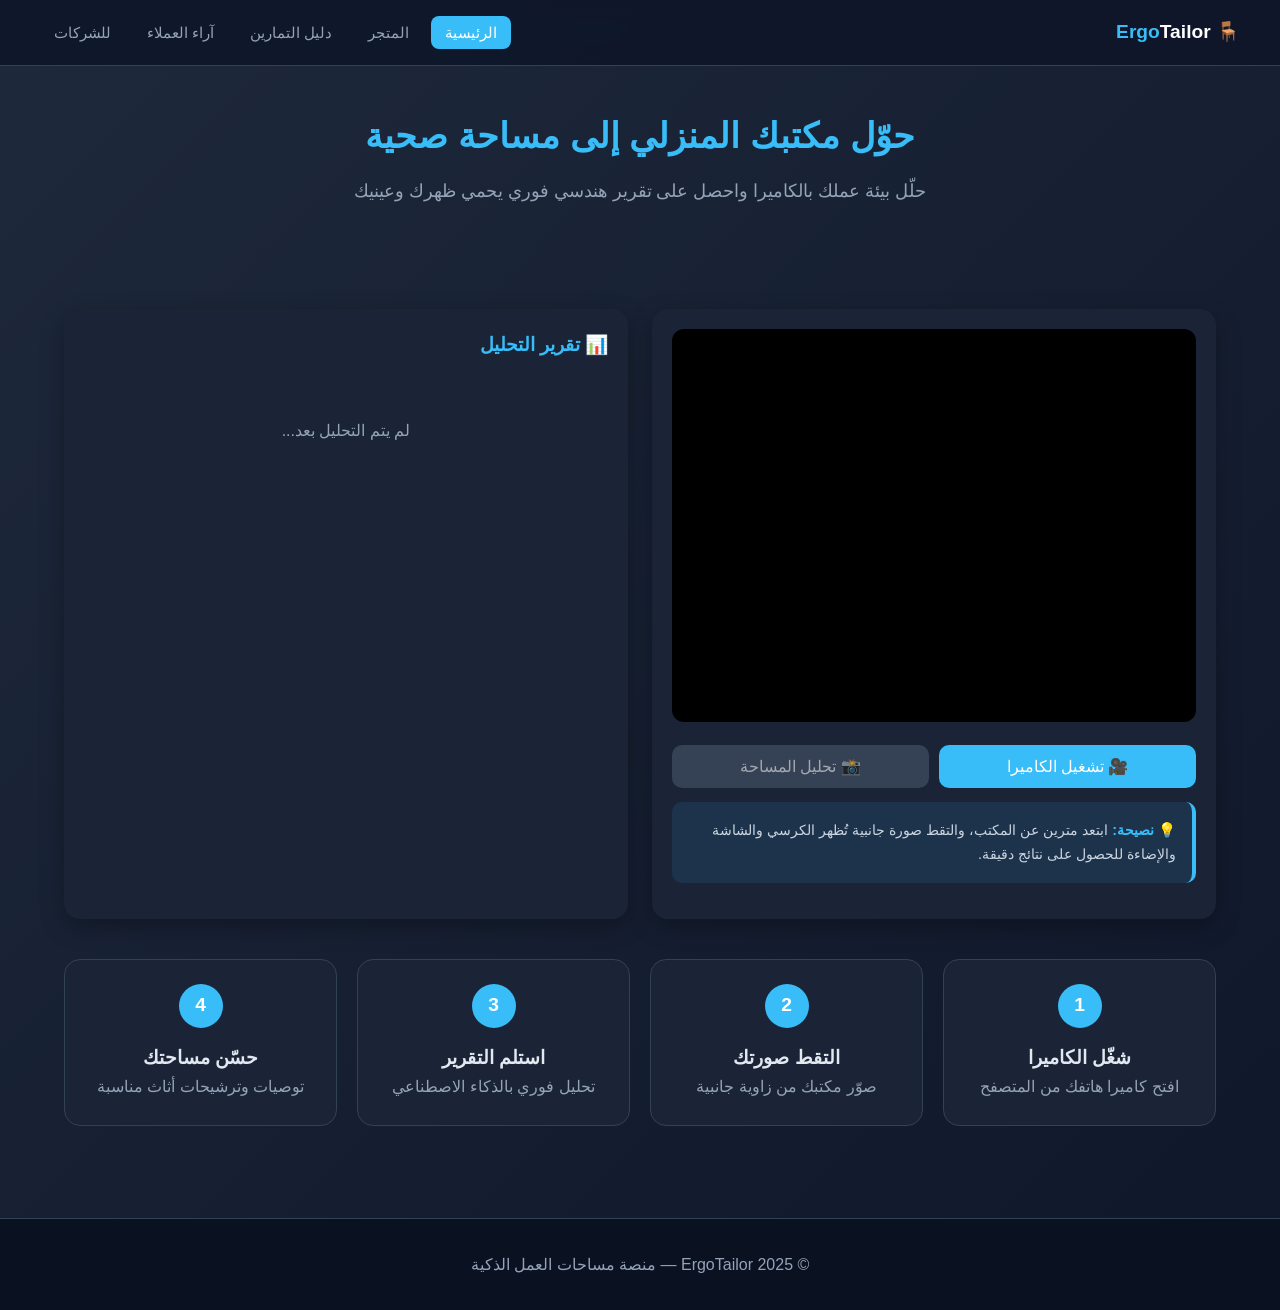
<file: index.html>
<!DOCTYPE html>
<html lang="ar" dir="rtl">
<head>
  <meta charset="UTF-8" />
  <meta name="viewport" content="width=device-width, initial-scale=1.0" />
  <title>مُصمم مساحات العمل المنزلية | الرئيسية</title>
  <link rel="stylesheet" href="style.css" />
</head>
<body>
  <nav>
    <div class="nav-container">
      <a href="index.html" class="logo">🪑 Ergo<span>Tailor</span></a>
      <ul class="nav-links">
        <li><a href="index.html" class="active">الرئيسية</a></li>
        <li><a href="shop.html">المتجر</a></li>
        <li><a href="guide.html">دليل التمارين</a></li>
        <li><a href="testimonials.html">آراء العملاء</a></li>
        <li><a href="business.html">للشركات</a></li>
      </ul>
    </div>
  </nav>

  <section class="hero">
    <h1>حوّل مكتبك المنزلي إلى مساحة صحية</h1>
    <p>حلّل بيئة عملك بالكاميرا واحصل على تقرير هندسي فوري يحمي ظهرك وعينيك</p>
  </section>

  <div class="container">
    <div class="camera-layout">
      <div class="panel">
        <video id="video" autoplay playsinline></video>
        <div class="controls">
          <button id="startBtn">🎥 تشغيل الكاميرا</button>
          <button id="captureBtn" disabled>📸 تحليل المساحة</button>
        </div>
        <div class="info-box" style="margin-top:14px;font-size:0.9rem">
          <strong>💡 نصيحة:</strong> ابتعد مترين عن المكتب، والتقط صورة جانبية تُظهر الكرسي والشاشة والإضاءة للحصول على نتائج دقيقة.
        </div>
      </div>

      <div class="panel" id="report">
        <h3 style="color:var(--primary);margin-bottom:16px">📊 تقرير التحليل</h3>
        <div style="color:var(--muted);text-align:center;padding:40px 0">
          لم يتم التحليل بعد...
        </div>
      </div>
    </div>

    <div class="steps">
      <div class="step">
        <div class="num">1</div>
        <h3>شغّل الكاميرا</h3>
        <p style="color:var(--muted)">افتح كاميرا هاتفك من المتصفح</p>
      </div>
      <div class="step">
        <div class="num">2</div>
        <h3>التقط صورتك</h3>
        <p style="color:var(--muted)">صوّر مكتبك من زاوية جانبية</p>
      </div>
      <div class="step">
        <div class="num">3</div>
        <h3>استلم التقرير</h3>
        <p style="color:var(--muted)">تحليل فوري بالذكاء الاصطناعي</p>
      </div>
      <div class="step">
        <div class="num">4</div>
        <h3>حسّن مساحتك</h3>
        <p style="color:var(--muted)">توصيات وترشيحات أثاث مناسبة</p>
      </div>
    </div>
  </div>

  <footer>
    <p>© 2025 ErgoTailor — منصة مساحات العمل الذكية</p>
  </footer>

  <script src="script.js"></script>
</body>
</html>
</file>
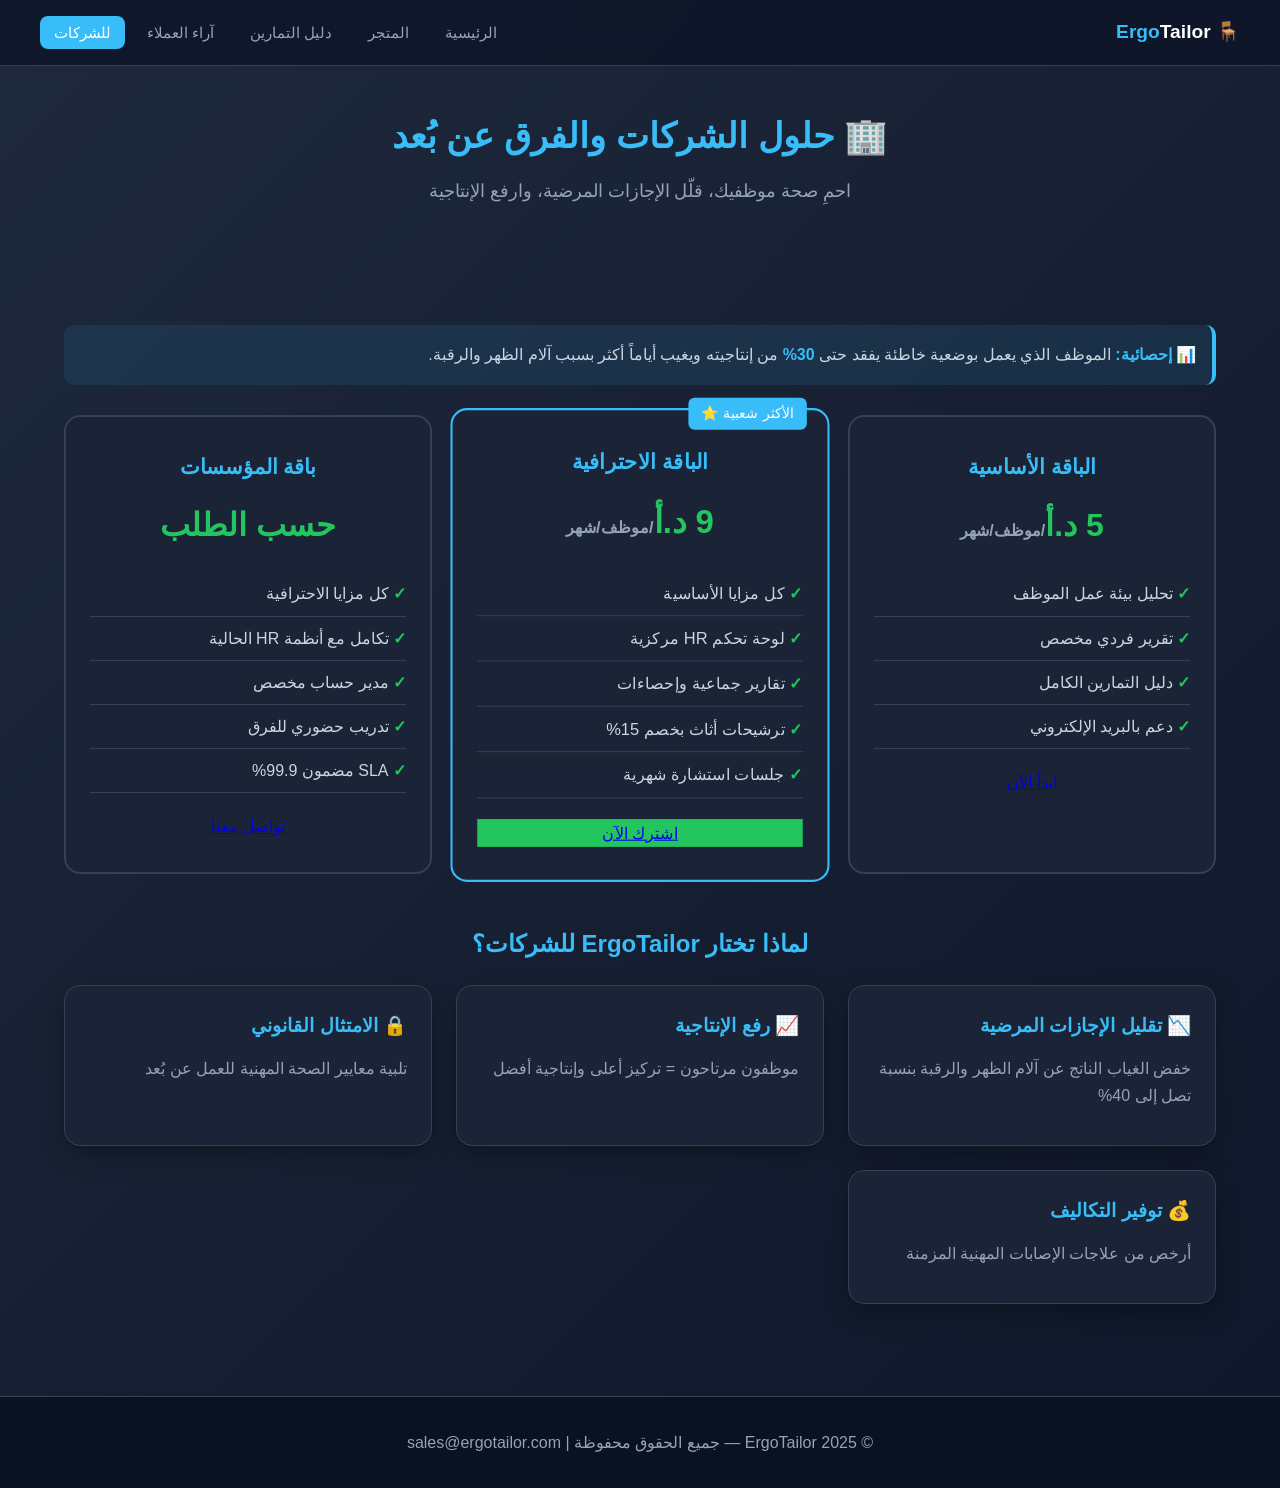
<file: business.html>
<!DOCTYPE html>
<html lang="ar" dir="rtl">
<head>
  <meta charset="UTF-8" />
  <meta name="viewport" content="width=device-width, initial-scale=1.0" />
  <title>للشركات | ErgoTailor</title>
  <link rel="stylesheet" href="style.css" />
</head>
<body>
  <nav>
    <div class="nav-container">
      <a href="index.html" class="logo">🪑 Ergo<span>Tailor</span></a>
      <ul class="nav-links">
        <li><a href="index.html">الرئيسية</a></li>
        <li><a href="shop.html">المتجر</a></li>
        <li><a href="guide.html">دليل التمارين</a></li>
        <li><a href="testimonials.html">آراء العملاء</a></li>
        <li><a href="business.html" class="active">للشركات</a></li>
      </ul>
    </div>
  </nav>

  <section class="hero">
    <h1>🏢 حلول الشركات والفرق عن بُعد</h1>
    <p>احمِ صحة موظفيك، قلّل الإجازات المرضية، وارفع الإنتاجية</p>
  </section>

  <div class="container">
    <div class="info-box">
      <strong>📊 إحصائية:</strong> الموظف الذي يعمل بوضعية خاطئة يفقد حتى <strong>30%</strong> من إنتاجيته ويغيب أياماً أكثر بسبب آلام الظهر والرقبة.
    </div>

    <div class="grid" style="margin-top:30px">
      <div class="pricing-card">
        <h3 class="plan">الباقة الأساسية</h3>
        <div class="price-tag">5 د.أ<span style="font-size:1rem;color:var(--muted)">/موظف/شهر</span></div>
        <ul>
          <li>تحليل بيئة عمل الموظف</li>
          <li>تقرير فردي مخصص</li>
          <li>دليل التمارين الكامل</li>
          <li>دعم بالبريد الإلكتروني</li>
        </ul>
        <a href="#" class="btn" style="display:block">ابدأ الآن</a>
      </div>

      <div class="pricing-card featured">
        <div style="position:absolute;top:-12px;right:20px;background:var(--primary);color:#fff;padding:4px 12px;border-radius:6px;font-size:0.85rem">
          الأكثر شعبية ⭐
        </div>
        <h3 class="plan">الباقة الاحترافية</h3>
        <div class="price-tag">9 د.أ<span style="font-size:1rem;color:var(--muted)">/موظف/شهر</span></div>
        <ul>
          <li>كل مزايا الأساسية</li>
          <li>لوحة تحكم HR مركزية</li>
          <li>تقارير جماعية وإحصاءات</li>
          <li>ترشيحات أثاث بخصم 15%</li>
          <li>جلسات استشارة شهرية</li>
        </ul>
        <a href="#" class="btn" style="display:block;background:#22c55e">اشترك الآن</a>
      </div>

      <div class="pricing-card">
        <h3 class="plan">باقة المؤسسات</h3>
        <div class="price-tag">حسب الطلب</div>
        <ul>
          <li>كل مزايا الاحترافية</li>
          <li>تكامل مع أنظمة HR الحالية</li>
          <li>مدير حساب مخصص</li>
          <li>تدريب حضوري للفرق</li>
          <li>SLA مضمون 99.9%</li>
        </ul>
        <a href="#" class="btn" style="display:block">تواصل معنا</a>
      </div>
    </div>

    <h2 style="color:var(--primary);margin:50px 0 20px;text-align:center">لماذا تختار ErgoTailor للشركات؟</h2>
    <div class="grid">
      <div class="card">
        <h3>📉 تقليل الإجازات المرضية</h3>
        <p>خفض الغياب الناتج عن آلام الظهر والرقبة بنسبة تصل إلى 40%</p>
      </div>
      <div class="card">
        <h3>📈 رفع الإنتاجية</h3>
        <p>موظفون مرتاحون = تركيز أعلى وإنتاجية أفضل</p>
      </div>
      <div class="card">
        <h3>🔒 الامتثال القانوني</h3>
        <p>تلبية معايير الصحة المهنية للعمل عن بُعد</p>
      </div>
      <div class="card">
        <h3>💰 توفير التكاليف</h3>
        <p>أرخص من علاجات الإصابات المهنية المزمنة</p>
      </div>
    </div>
  </div>

  <footer>
    <p>© 2025 ErgoTailor — جميع الحقوق محفوظة | sales@ergotailor.com</p>
  </footer>
</body>
</html>
</file>
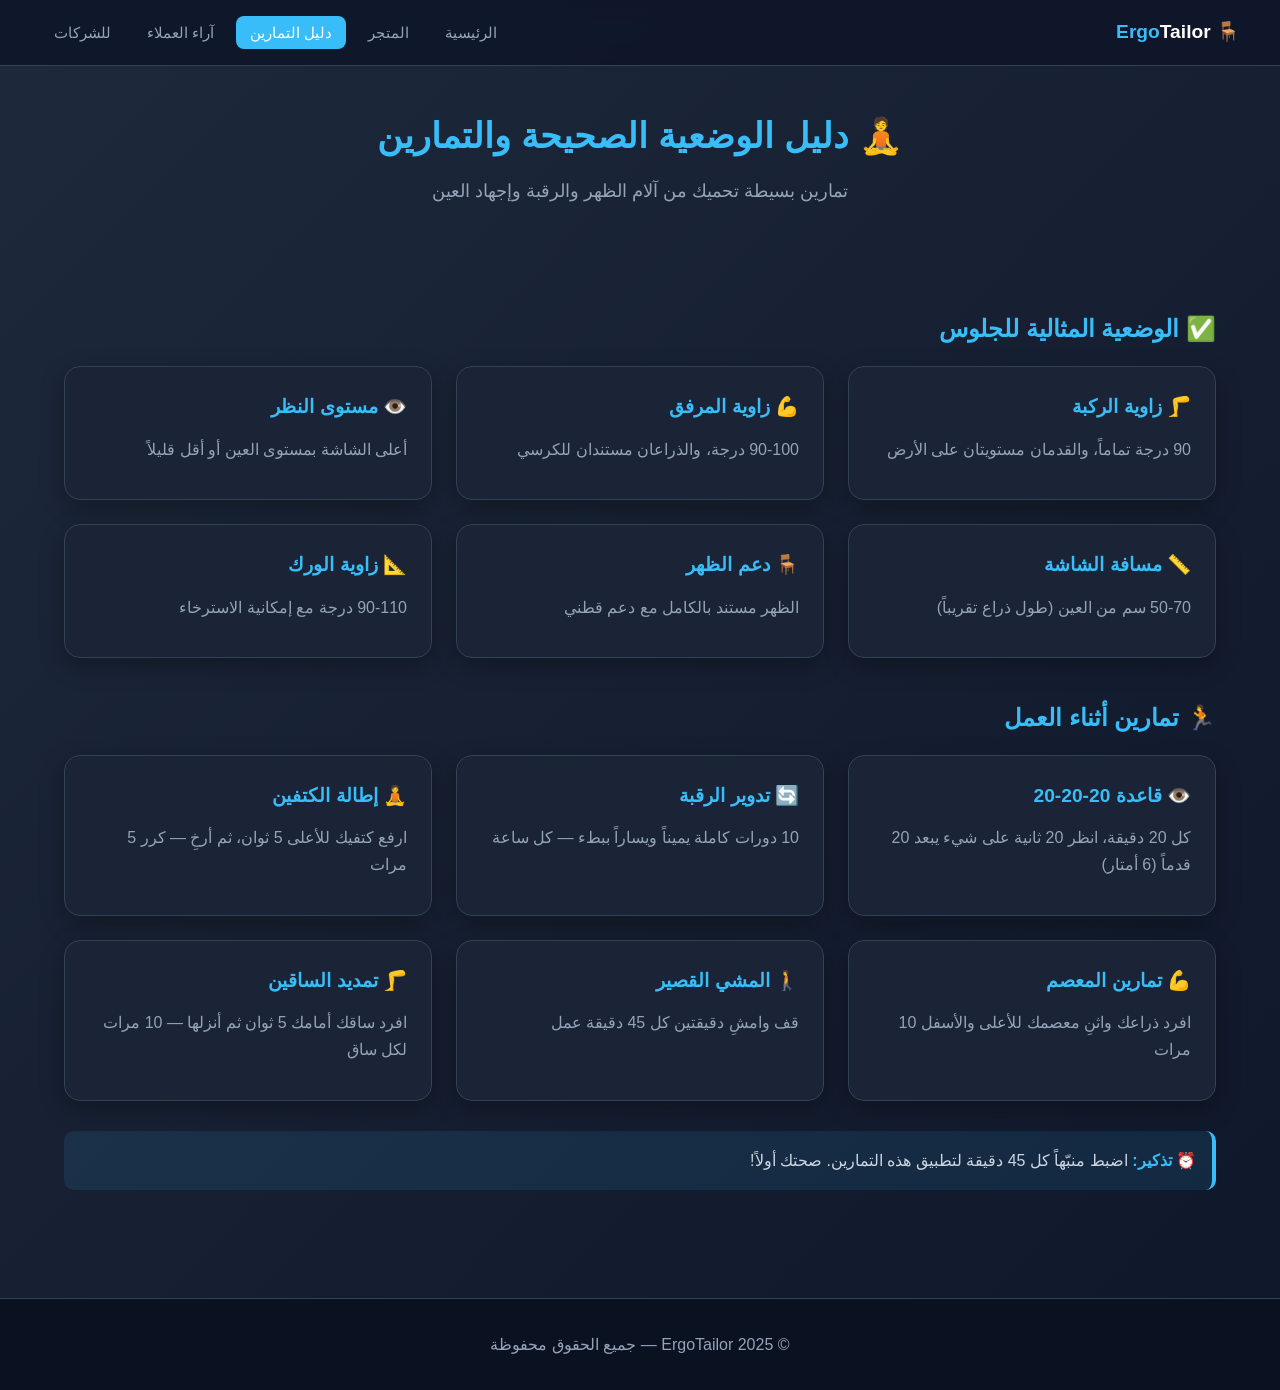
<file: guide.html>
<!DOCTYPE html>
<html lang="ar" dir="rtl">
<head>
  <meta charset="UTF-8" />
  <meta name="viewport" content="width=device-width, initial-scale=1.0" />
  <title>دليل التمارين | ErgoTailor</title>
  <link rel="stylesheet" href="style.css" />
</head>
<body>
  <nav>
    <div class="nav-container">
      <a href="index.html" class="logo">🪑 Ergo<span>Tailor</span></a>
      <ul class="nav-links">
        <li><a href="index.html">الرئيسية</a></li>
        <li><a href="shop.html">المتجر</a></li>
        <li><a href="guide.html" class="active">دليل التمارين</a></li>
        <li><a href="testimonials.html">آراء العملاء</a></li>
        <li><a href="business.html">للشركات</a></li>
      </ul>
    </div>
  </nav>

  <section class="hero">
    <h1>🧘 دليل الوضعية الصحيحة والتمارين</h1>
    <p>تمارين بسيطة تحميك من آلام الظهر والرقبة وإجهاد العين</p>
  </section>

  <div class="container">
    <h2 style="color:var(--primary);margin-bottom:16px">✅ الوضعية المثالية للجلوس</h2>
    <div class="grid">
      <div class="card">
        <h3>🦵 زاوية الركبة</h3>
        <p>90 درجة تماماً، والقدمان مستويتان على الأرض</p>
      </div>
      <div class="card">
        <h3>💪 زاوية المرفق</h3>
        <p>90-100 درجة، والذراعان مستندان للكرسي</p>
      </div>
      <div class="card">
        <h3>👁️ مستوى النظر</h3>
        <p>أعلى الشاشة بمستوى العين أو أقل قليلاً</p>
      </div>
      <div class="card">
        <h3>📏 مسافة الشاشة</h3>
        <p>50-70 سم من العين (طول ذراع تقريباً)</p>
      </div>
      <div class="card">
        <h3>🪑 دعم الظهر</h3>
        <p>الظهر مستند بالكامل مع دعم قطني</p>
      </div>
      <div class="card">
        <h3>📐 زاوية الورك</h3>
        <p>90-110 درجة مع إمكانية الاسترخاء</p>
      </div>
    </div>

    <h2 style="color:var(--primary);margin:40px 0 16px">🏃 تمارين أثناء العمل</h2>
    <div class="grid">
      <div class="card">
        <h3>👁️ قاعدة 20-20-20</h3>
        <p>كل 20 دقيقة، انظر 20 ثانية على شيء يبعد 20 قدماً (6 أمتار)</p>
      </div>
      <div class="card">
        <h3>🔄 تدوير الرقبة</h3>
        <p>10 دورات كاملة يميناً ويساراً ببطء — كل ساعة</p>
      </div>
      <div class="card">
        <h3>🧘 إطالة الكتفين</h3>
        <p>ارفع كتفيك للأعلى 5 ثوان، ثم أرخِ — كرر 5 مرات</p>
      </div>
      <div class="card">
        <h3>💪 تمارين المعصم</h3>
        <p>افرد ذراعك واثنِ معصمك للأعلى والأسفل 10 مرات</p>
      </div>
      <div class="card">
        <h3>🚶 المشي القصير</h3>
        <p>قف وامشِ دقيقتين كل 45 دقيقة عمل</p>
      </div>
      <div class="card">
        <h3>🦵 تمديد الساقين</h3>
        <p>افرد ساقك أمامك 5 ثوان ثم أنزلها — 10 مرات لكل ساق</p>
      </div>
    </div>

    <div class="info-box" style="margin-top:30px">
      <strong>⏰ تذكير:</strong> اضبط منبّهاً كل 45 دقيقة لتطبيق هذه التمارين. صحتك أولاً!
    </div>
  </div>

  <footer>
    <p>© 2025 ErgoTailor — جميع الحقوق محفوظة</p>
  </footer>
</body>
</html>
</file>
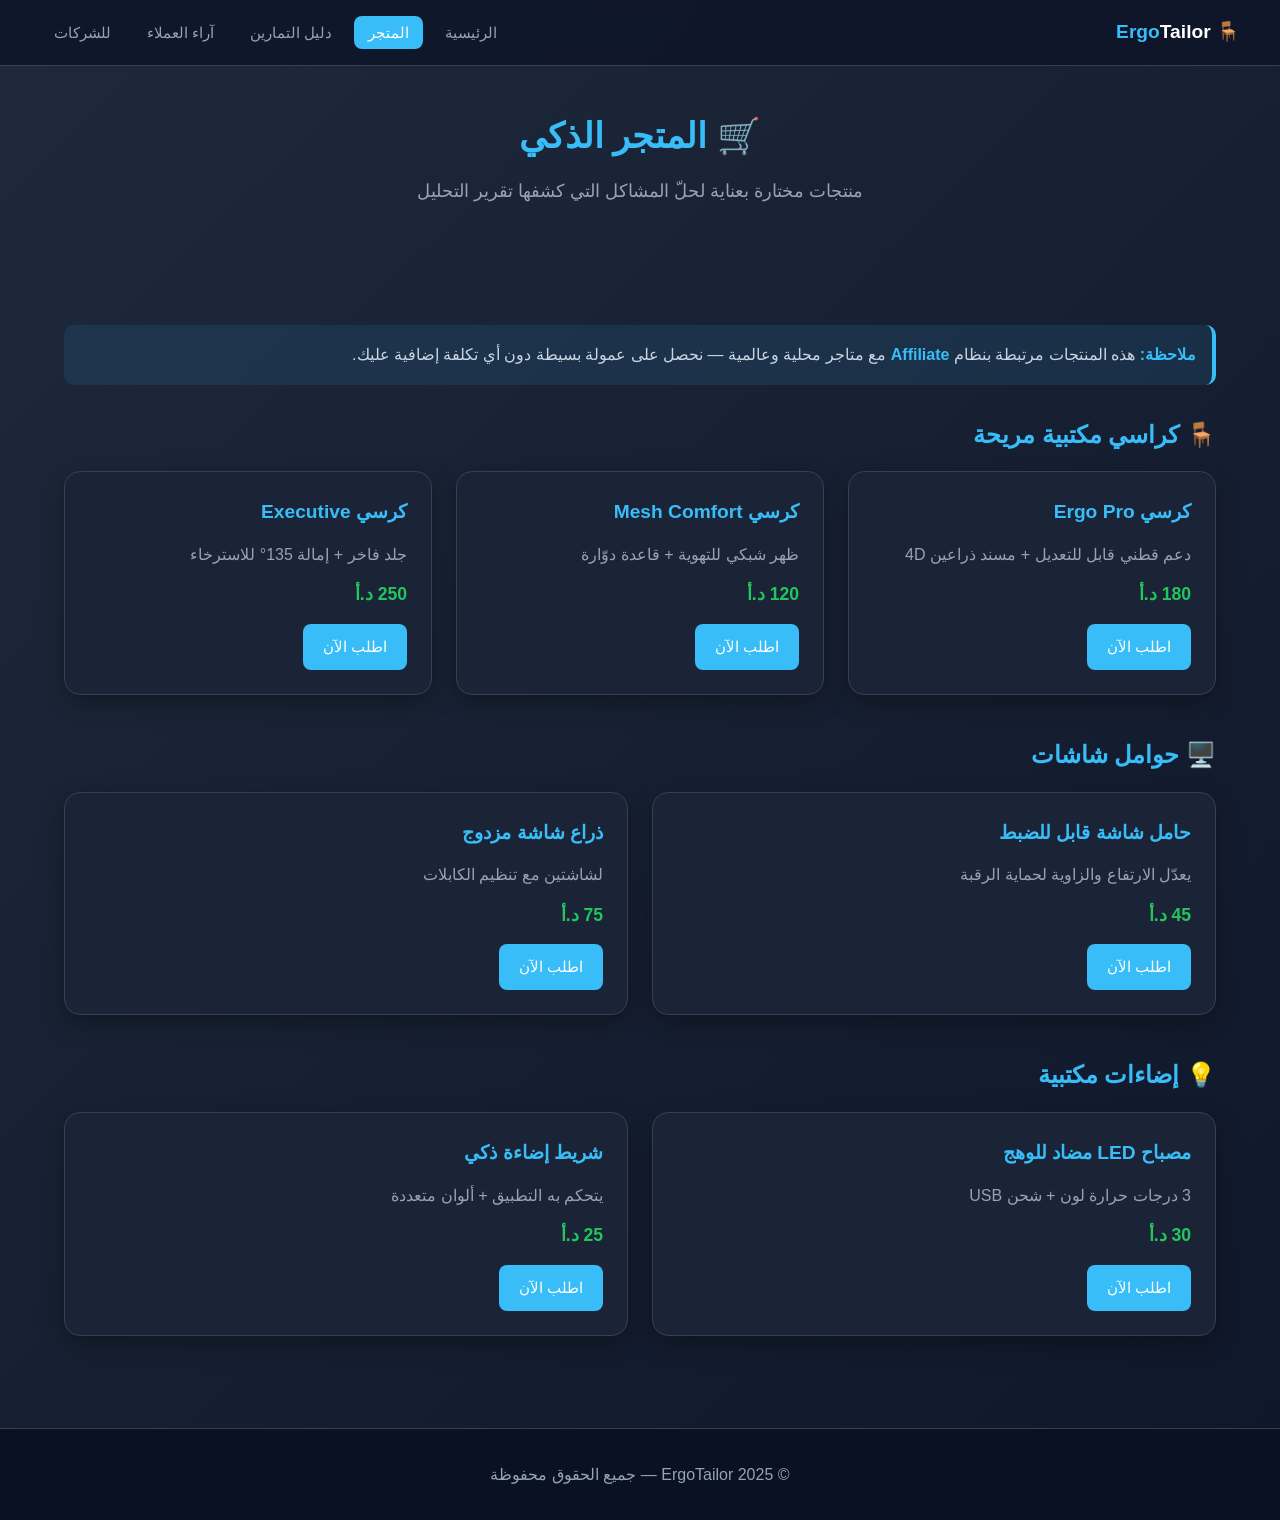
<file: shop.html>
<!DOCTYPE html>
<html lang="ar" dir="rtl">
<head>
  <meta charset="UTF-8" />
  <meta name="viewport" content="width=device-width, initial-scale=1.0" />
  <title>المتجر الذكي | ErgoTailor</title>
  <link rel="stylesheet" href="style.css" />
</head>
<body>
  <nav>
    <div class="nav-container">
      <a href="index.html" class="logo">🪑 Ergo<span>Tailor</span></a>
      <ul class="nav-links">
        <li><a href="index.html">الرئيسية</a></li>
        <li><a href="shop.html" class="active">المتجر</a></li>
        <li><a href="guide.html">دليل التمارين</a></li>
        <li><a href="testimonials.html">آراء العملاء</a></li>
        <li><a href="business.html">للشركات</a></li>
      </ul>
    </div>
  </nav>

  <section class="hero">
    <h1>🛒 المتجر الذكي</h1>
    <p>منتجات مختارة بعناية لحلّ المشاكل التي كشفها تقرير التحليل</p>
  </section>

  <div class="container">
    <div class="info-box">
      <strong>ملاحظة:</strong> هذه المنتجات مرتبطة بنظام <strong>Affiliate</strong> مع متاجر محلية وعالمية — نحصل على عمولة بسيطة دون أي تكلفة إضافية عليك.
    </div>

    <h2 style="color:var(--primary);margin:30px 0 16px">🪑 كراسي مكتبية مريحة</h2>
    <div class="grid">
      <div class="card">
        <h3>كرسي Ergo Pro</h3>
        <p>دعم قطني قابل للتعديل + مسند ذراعين 4D</p>
        <div class="price">180 د.أ</div>
        <a href="#" class="btn">اطلب الآن</a>
      </div>
      <div class="card">
        <h3>كرسي Mesh Comfort</h3>
        <p>ظهر شبكي للتهوية + قاعدة دوّارة</p>
        <div class="price">120 د.أ</div>
        <a href="#" class="btn">اطلب الآن</a>
      </div>
      <div class="card">
        <h3>كرسي Executive</h3>
        <p>جلد فاخر + إمالة 135° للاسترخاء</p>
        <div class="price">250 د.أ</div>
        <a href="#" class="btn">اطلب الآن</a>
      </div>
    </div>

    <h2 style="color:var(--primary);margin:40px 0 16px">🖥️ حوامل شاشات</h2>
    <div class="grid">
      <div class="card">
        <h3>حامل شاشة قابل للضبط</h3>
        <p>يعدّل الارتفاع والزاوية لحماية الرقبة</p>
        <div class="price">45 د.أ</div>
        <a href="#" class="btn">اطلب الآن</a>
      </div>
      <div class="card">
        <h3>ذراع شاشة مزدوج</h3>
        <p>لشاشتين مع تنظيم الكابلات</p>
        <div class="price">75 د.أ</div>
        <a href="#" class="btn">اطلب الآن</a>
      </div>
    </div>

    <h2 style="color:var(--primary);margin:40px 0 16px">💡 إضاءات مكتبية</h2>
    <div class="grid">
      <div class="card">
        <h3>مصباح LED مضاد للوهج</h3>
        <p>3 درجات حرارة لون + شحن USB</p>
        <div class="price">30 د.أ</div>
        <a href="#" class="btn">اطلب الآن</a>
      </div>
      <div class="card">
        <h3>شريط إضاءة ذكي</h3>
        <p>يتحكم به التطبيق + ألوان متعددة</p>
        <div class="price">25 د.أ</div>
        <a href="#" class="btn">اطلب الآن</a>
      </div>
    </div>
  </div>

  <footer>
    <p>© 2025 ErgoTailor — جميع الحقوق محفوظة</p>
  </footer>
</body>
</html>
</file>
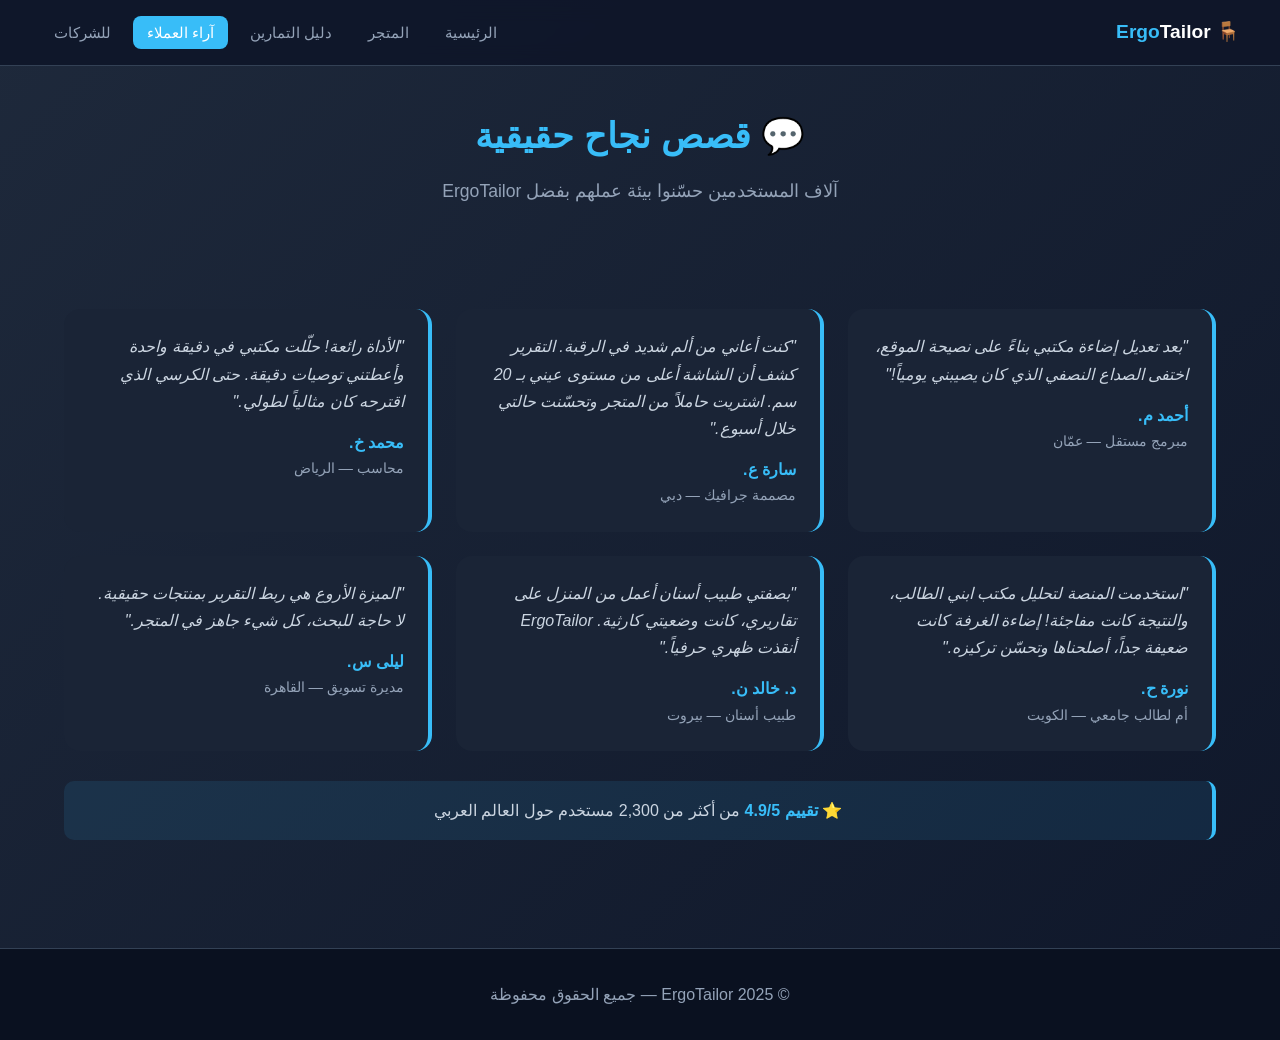
<file: testimonials.html>
<!DOCTYPE html>
<html lang="ar" dir="rtl">
<head>
  <meta charset="UTF-8" />
  <meta name="viewport" content="width=device-width, initial-scale=1.0" />
  <title>آراء العملاء | ErgoTailor</title>
  <link rel="stylesheet" href="style.css" />
</head>
<body>
  <nav>
    <div class="nav-container">
      <a href="index.html" class="logo">🪑 Ergo<span>Tailor</span></a>
      <ul class="nav-links">
        <li><a href="index.html">الرئيسية</a></li>
        <li><a href="shop.html">المتجر</a></li>
        <li><a href="guide.html">دليل التمارين</a></li>
        <li><a href="testimonials.html" class="active">آراء العملاء</a></li>
        <li><a href="business.html">للشركات</a></li>
      </ul>
    </div>
  </nav>

  <section class="hero">
    <h1>💬 قصص نجاح حقيقية</h1>
    <p>آلاف المستخدمين حسّنوا بيئة عملهم بفضل ErgoTailor</p>
  </section>

  <div class="container">
    <div class="grid">
      <div class="testimonial">
        <p class="quote">"بعد تعديل إضاءة مكتبي بناءً على نصيحة الموقع، اختفى الصداع النصفي الذي كان يصيبني يومياً!"</p>
        <p class="author">أحمد م.</p>
        <p class="role">مبرمج مستقل — عمّان</p>
      </div>

      <div class="testimonial">
        <p class="quote">"كنت أعاني من ألم شديد في الرقبة. التقرير كشف أن الشاشة أعلى من مستوى عيني بـ 20 سم. اشتريت حاملاً من المتجر وتحسّنت حالتي خلال أسبوع."</p>
        <p class="author">سارة ع.</p>
        <p class="role">مصممة جرافيك — دبي</p>
      </div>

      <div class="testimonial">
        <p class="quote">"الأداة رائعة! حلّلت مكتبي في دقيقة واحدة وأعطتني توصيات دقيقة. حتى الكرسي الذي اقترحه كان مثالياً لطولي."</p>
        <p class="author">محمد خ.</p>
        <p class="role">محاسب — الرياض</p>
      </div>

      <div class="testimonial">
        <p class="quote">"استخدمت المنصة لتحليل مكتب ابني الطالب، والنتيجة كانت مفاجئة! إضاءة الغرفة كانت ضعيفة جداً، أصلحناها وتحسّن تركيزه."</p>
        <p class="author">نورة ح.</p>
        <p class="role">أم لطالب جامعي — الكويت</p>
      </div>

      <div class="testimonial">
        <p class="quote">"بصفتي طبيب أسنان أعمل من المنزل على تقاريري، كانت وضعيتي كارثية. ErgoTailor أنقذت ظهري حرفياً."</p>
        <p class="author">د. خالد ن.</p>
        <p class="role">طبيب أسنان — بيروت</p>
      </div>

      <div class="testimonial">
        <p class="quote">"الميزة الأروع هي ربط التقرير بمنتجات حقيقية. لا حاجة للبحث، كل شيء جاهز في المتجر."</p>
        <p class="author">ليلى س.</p>
        <p class="role">مديرة تسويق — القاهرة</p>
      </div>
    </div>

    <div class="info-box" style="margin-top:30px;text-align:center">
      <strong>⭐ تقييم 4.9/5</strong> من أكثر من 2,300 مستخدم حول العالم العربي
    </div>
  </div>

  <footer>
    <p>© 2025 ErgoTailor — جميع الحقوق محفوظة</p>
  </footer>
</body>
</html>
</file>
<file: style.css>
* {
  box-sizing: border-box;
  margin: 0;
  padding: 0;
  font-family: "Tajawal", "Segoe UI", sans-serif;
}

:root {
  --bg: #0f172a;
  --bg-2: #1e293b;
  --card: #1a2436;
  --primary: #38bdf8;
  --primary-dark: #0284c7;
  --text: #e2e8f0;
  --muted: #94a3b8;
  --good: #16a34a;
  --warn: #f59e0b;
  --bad: #dc2626;
}

body {
  background: linear-gradient(135deg, #1e293b, #0f172a);
  color: var(--text);
  min-height: 100vh;
  line-height: 1.7;
}

/* ===== Navbar ===== */
nav {
  background: rgba(15, 23, 42, 0.95);
  backdrop-filter: blur(10px);
  padding: 16px 24px;
  position: sticky;
  top: 0;
  z-index: 100;
  border-bottom: 1px solid #334155;
}

.nav-container {
  max-width: 1200px;
  margin: 0 auto;
  display: flex;
  justify-content: space-between;
  align-items: center;
  flex-wrap: wrap;
  gap: 16px;
}

.logo {
  font-size: 1.2rem;
  font-weight: bold;
  color: var(--primary);
  text-decoration: none;
}

.logo span { color: #fff; }

.nav-links {
  display: flex;
  gap: 8px;
  flex-wrap: wrap;
  list-style: none;
}

.nav-links a {
  color: var(--muted);
  text-decoration: none;
  padding: 8px 14px;
  border-radius: 8px;
  font-size: 0.95rem;
  transition: 0.2s;
}

.nav-links a:hover,
.nav-links a.active {
  background: var(--primary);
  color: #fff;
}

/* ===== Layout ===== */
.container {
  max-width: 1200px;
  margin: 0 auto;
  padding: 32px 24px;
}

.hero {
  text-align: center;
  padding: 40px 20px;
  margin-bottom: 30px;
}

.hero h1 {
  font-size: 2.2rem;
  color: var(--primary);
  margin-bottom: 12px;
}

.hero p {
  color: var(--muted);
  font-size: 1.1rem;
  max-width: 700px;
  margin: 0 auto;
}

/* ===== Cards Grid ===== */
.grid {
  display: grid;
  grid-template-columns: repeat(auto-fit, minmax(280px, 1fr));
  gap: 24px;
}

.card {
  background: var(--card);
  border-radius: 16px;
  padding: 24px;
  box-shadow: 0 8px 24px rgba(0, 0, 0, 0.3);
  transition: transform 0.3s, box-shadow 0.3s;
  border: 1px solid #334155;
}

.card:hover {
  transform: translateY(-4px);
  box-shadow: 0 12px 32px rgba(56, 189, 248, 0.15);
  border-color: var(--primary);
}

.card h3 {
  color: var(--primary);
  margin-bottom: 12px;
  font-size: 1.2rem;
}

.card p { color: var(--muted); margin-bottom: 12px; }

.card .price {
  color: #22c55e;
  font-weight: bold;
  font-size: 1.1rem;
}

.card .btn {
  display: inline-block;
  margin-top: 14px;
  padding: 10px 20px;
  background: var(--primary);
  color: #fff;
  border-radius: 8px;
  text-decoration: none;
  font-size: 0.95rem;
  transition: 0.2s;
}

.card .btn:hover { background: var(--primary-dark); }

/* ===== Camera section ===== */
.camera-layout {
  display: grid;
  grid-template-columns: 1fr 1fr;
  gap: 24px;
}

@media (max-width: 768px) {
  .camera-layout { grid-template-columns: 1fr; }
  .nav-container { justify-content: center; }
  .hero h1 { font-size: 1.6rem; }
}

.panel {
  background: var(--card);
  border-radius: 16px;
  padding: 20px;
  box-shadow: 0 8px 24px rgba(0, 0, 0, 0.3);
}

#video {
  width: 100%;
  border-radius: 12px;
  background: #000;
  aspect-ratio: 4/3;
  object-fit: cover;
}

.controls {
  display: flex;
  gap: 10px;
  margin-top: 14px;
  flex-wrap: wrap;
}

button {
  flex: 1;
  min-width: 140px;
  padding: 12px;
  border: none;
  border-radius: 10px;
  background: var(--primary);
  color: white;
  font-size: 1rem;
  cursor: pointer;
  transition: 0.2s;
}

button:hover:not(:disabled) { background: var(--primary-dark); }
button:disabled { background: #475569; cursor: not-allowed; opacity: 0.6; }

/* ===== Report ===== */
.metric {
  background: var(--bg);
  border-radius: 10px;
  padding: 14px;
  margin-bottom: 12px;
  border-right: 4px solid var(--primary);
}

.metric .label { font-size: 0.9rem; color: var(--muted); margin-bottom: 6px; }
.metric .value { font-size: 1.1rem; font-weight: bold; }

.badge {
  display: inline-block;
  padding: 4px 10px;
  border-radius: 6px;
  font-size: 0.85rem;
  margin-top: 6px;
}

.good { background: var(--good); color: #fff; }
.warn { background: var(--warn); color: #fff; }
.bad  { background: var(--bad);  color: #fff; }

.tips { margin-top: 18px; padding-top: 14px; border-top: 1px solid #334155; }
.tips h3 { color: var(--primary); margin-bottom: 10px; }
.tips ul { list-style: none; }
.tips li { padding: 6px 0; color: #cbd5e1; }

/* ===== Steps ===== */
.steps {
  display: grid;
  grid-template-columns: repeat(auto-fit, minmax(220px, 1fr));
  gap: 20px;
  margin-top: 40px;
}

.step {
  background: var(--card);
  padding: 24px;
  border-radius: 16px;
  text-align: center;
  border: 1px solid #334155;
}

.step .num {
  width: 44px;
  height: 44px;
  background: var(--primary);
  color: #fff;
  border-radius: 50%;
  display: flex;
  align-items: center;
  justify-content: center;
  font-size: 1.2rem;
  font-weight: bold;
  margin: 0 auto 14px;
}

/* ===== Testimonials ===== */
.testimonial {
  background: var(--card);
  padding: 24px;
  border-radius: 16px;
  border-right: 4px solid var(--primary);
}

.testimonial .quote {
  font-style: italic;
  color: #cbd5e1;
  margin-bottom: 14px;
}

.testimonial .author {
  color: var(--primary);
  font-weight: bold;
}

.testimonial .role {
  color: var(--muted);
  font-size: 0.9rem;
}

/* ===== Pricing ===== */
.pricing-card {
  background: var(--card);
  padding: 32px 24px;
  border-radius: 16px;
  text-align: center;
  border: 2px solid #334155;
  position: relative;
}

.pricing-card.featured {
  border-color: var(--primary);
  transform: scale(1.03);
}

.pricing-card .plan {
  color: var(--primary);
  font-size: 1.3rem;
  margin-bottom: 12px;
}

.pricing-card .price-tag {
  font-size: 2rem;
  color: #22c55e;
  font-weight: bold;
  margin: 14px 0;
}

.pricing-card ul {
  list-style: none;
  text-align: right;
  margin: 20px 0;
}

.pricing-card li {
  padding: 8px 0;
  color: #cbd5e1;
  border-bottom: 1px solid #334155;
}

.pricing-card li::before {
  content: "✓ ";
  color: #22c55e;
  font-weight: bold;
}

/* ===== Footer ===== */
footer {
  background: #0a1120;
  padding: 32px 24px;
  text-align: center;
  color: var(--muted);
  margin-top: 60px;
  border-top: 1px solid #334155;
}

footer a { color: var(--primary); text-decoration: none; }

/* ===== Alert / Info box ===== */
.info-box {
  background: rgba(56, 189, 248, 0.1);
  border-right: 4px solid var(--primary);
  padding: 16px;
  border-radius: 10px;
  margin: 16px 0;
  color: #cbd5e1;
}

.info-box strong { color: var(--primary); }
</file>
